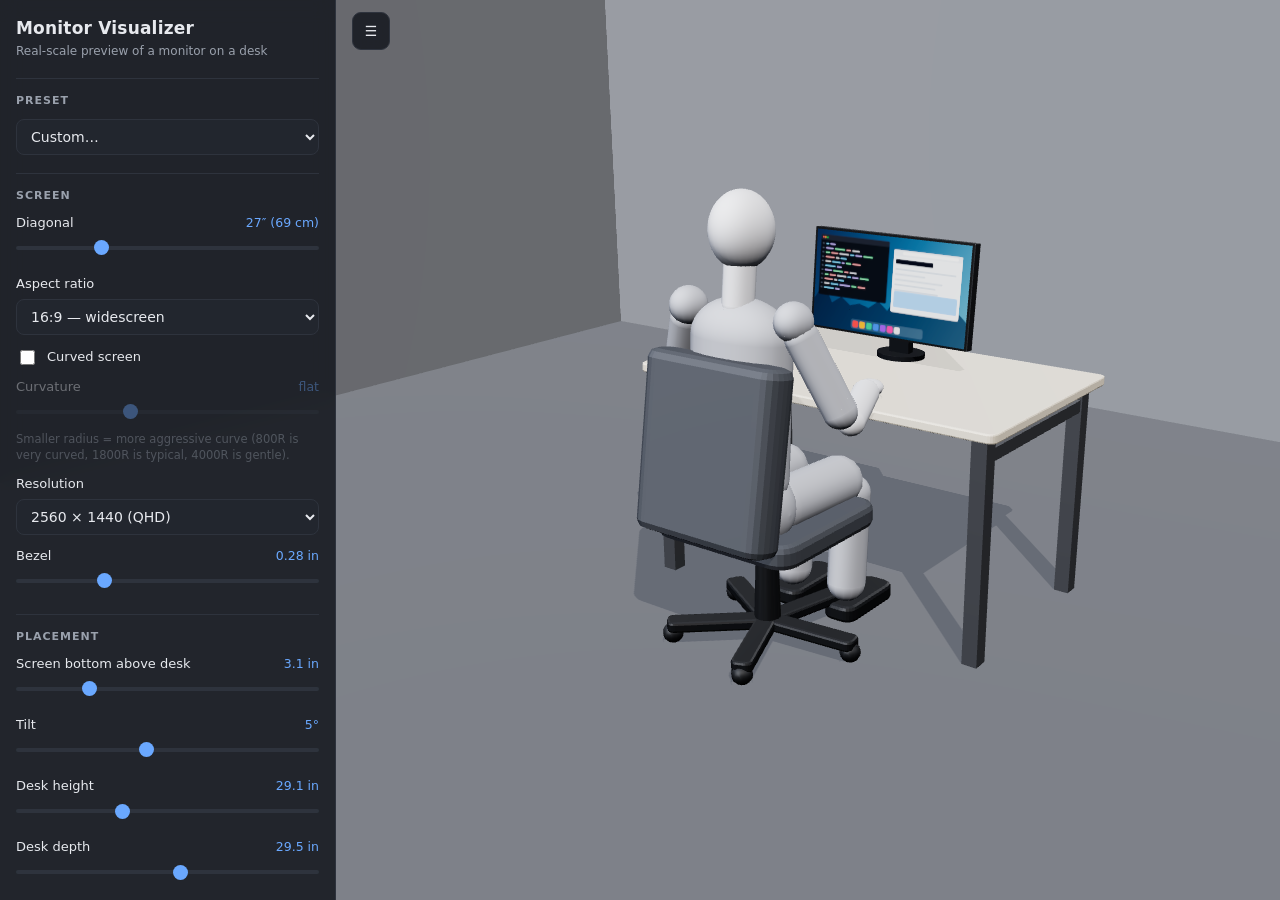
<file: index.html>
<!doctype html>
<html lang="en">
<head>
<meta charset="utf-8" />
<meta name="viewport" content="width=device-width, initial-scale=1, viewport-fit=cover" />
<title>Monitor Visualizer — see your screen at real scale</title>
<meta name="description" content="Enter a monitor's diagonal, aspect ratio and curvature and see it at true scale on a desk, with a seated person for reference." />
<link rel="icon" href="data:image/svg+xml,<svg xmlns='http://www.w3.org/2000/svg' viewBox='0 0 32 32'><text y='26' font-size='26'>🖥️</text></svg>" />
<link rel="stylesheet" href="styles.css" />
<script type="importmap">
{
  "imports": {
    "three": "./vendor/three/three.module.js",
    "three/addons/": "./vendor/three/addons/"
  }
}
</script>
</head>
<body>
  <div id="app">
    <canvas id="view"></canvas>

    <div id="loading"><div class="spinner"></div><p>Loading 3D scene…</p></div>

    <button id="panel-toggle" aria-expanded="true" aria-controls="panel" title="Show/hide controls">☰</button>

    <aside id="panel">
      <header>
        <h1>Monitor Visualizer</h1>
        <p class="sub">Real-scale preview of a monitor on a desk</p>
      </header>

      <section>
        <h2>Preset</h2>
        <div class="row">
          <select id="preset" aria-label="Monitor preset"></select>
        </div>
      </section>

      <section>
        <h2>Screen</h2>

        <label class="field">
          <span class="label">Diagonal <output id="diagonal-out"></output></span>
          <input type="range" id="diagonal" min="13" max="65" step="0.5" value="27" />
        </label>

        <label class="field">
          <span class="label">Aspect ratio</span>
          <select id="aspect">
            <option value="4:3">4:3 — classic</option>
            <option value="3:2">3:2</option>
            <option value="16:10">16:10</option>
            <option value="16:9" selected>16:9 — widescreen</option>
            <option value="21:9">21:9 — ultrawide</option>
            <option value="32:9">32:9 — super ultrawide</option>
            <option value="32:10">32:10</option>
          </select>
        </label>

        <label class="field checkbox">
          <input type="checkbox" id="curved" />
          <span>Curved screen</span>
        </label>

        <label class="field" id="curve-field">
          <span class="label">Curvature <output id="curve-out"></output></span>
          <input type="range" id="curve" min="500" max="4000" step="50" value="1800" />
          <span class="hint">Smaller radius = more aggressive curve (800R is very curved, 1800R is typical, 4000R is gentle).</span>
        </label>

        <label class="field">
          <span class="label">Resolution</span>
          <select id="resolution">
            <option value="1920x1080">1920 × 1080 (FHD)</option>
            <option value="2560x1440" selected>2560 × 1440 (QHD)</option>
            <option value="3840x2160">3840 × 2160 (4K UHD)</option>
            <option value="2560x1080">2560 × 1080 (UW FHD)</option>
            <option value="3440x1440">3440 × 1440 (UW QHD)</option>
            <option value="3840x1600">3840 × 1600 (UW QHD+)</option>
            <option value="5120x2160">5120 × 2160 (5K2K)</option>
            <option value="3840x1080">3840 × 1080 (DFHD)</option>
            <option value="5120x1440">5120 × 1440 (DQHD)</option>
            <option value="7680x2160">7680 × 2160 (DUHD)</option>
          </select>
        </label>

        <label class="field">
          <span class="label">Bezel <output id="bezel-out"></output></span>
          <input type="range" id="bezel" min="0" max="25" step="1" value="7" />
        </label>
      </section>

      <section>
        <h2>Placement</h2>

        <label class="field">
          <span class="label">Screen bottom above desk <output id="riser-out"></output></span>
          <input type="range" id="riser" min="0" max="35" step="0.5" value="8" />
        </label>

        <label class="field">
          <span class="label">Tilt <output id="tilt-out"></output></span>
          <input type="range" id="tilt" min="-10" max="25" step="1" value="5" />
        </label>

        <label class="field">
          <span class="label">Desk height <output id="deskHeight-out"></output></span>
          <input type="range" id="deskHeight" min="55" max="110" step="0.5" value="74" />
        </label>

        <label class="field">
          <span class="label">Desk depth <output id="deskDepth-out"></output></span>
          <input type="range" id="deskDepth" min="45" max="100" step="1" value="75" />
        </label>
      </section>

      <section>
        <h2>Person</h2>

        <label class="field">
          <span class="label">Height <output id="personHeight-out"></output></span>
          <input type="range" id="personHeight" min="140" max="210" step="1" value="175" />
        </label>

        <label class="field">
          <span class="label">Eye-to-screen distance <output id="distance-out"></output></span>
          <input type="range" id="distance" min="30" max="150" step="1" value="70" />
        </label>

        <label class="field checkbox">
          <input type="checkbox" id="showPerson" checked />
          <span>Show person &amp; chair</span>
        </label>
      </section>

      <section>
        <h2>View</h2>
        <div class="views" role="group" aria-label="Camera views">
          <button type="button" data-view="orbit" class="active">Orbit</button>
          <button type="button" data-view="eye">Eye level</button>
          <button type="button" data-view="front">Front</button>
          <button type="button" data-view="side">Side</button>
          <button type="button" data-view="top">Top</button>
        </div>
        <p class="hint" id="view-hint" hidden></p>

        <label class="field">
          <span class="label">On screen</span>
          <select id="content">
            <option value="desktop" selected>Desktop</option>
            <option value="grid">Test grid</option>
            <option value="photo">Photo</option>
            <option value="game">Game</option>
            <option value="off">Powered off</option>
          </select>
        </label>

        <div class="toggles">
          <label class="field checkbox">
            <input type="checkbox" id="guides" />
            <span>Field-of-view guides</span>
          </label>
          <label class="field checkbox">
            <input type="checkbox" id="units" />
            <span>Metric units</span>
          </label>
        </div>
      </section>

      <section id="stats">
        <h2>Numbers</h2>
        <dl>
          <div><dt>Panel size</dt><dd id="st-size">—</dd></div>
          <div><dt>Screen area</dt><dd id="st-area">—</dd></div>
          <div><dt>Pixel density</dt><dd id="st-ppi">—</dd></div>
          <div><dt>Curve depth</dt><dd id="st-sagitta">—</dd></div>
          <div><dt>Wrap angle</dt><dd id="st-wrap">—</dd></div>
          <div><dt>Horizontal FOV</dt><dd id="st-hfov">—</dd></div>
          <div><dt>Vertical FOV</dt><dd id="st-vfov">—</dd></div>
          <div><dt>Eye vs. screen top</dt><dd id="st-eye">—</dd></div>
        </dl>
        <p class="note" id="st-note"></p>
      </section>

      <footer>
        <button type="button" id="share">Copy shareable link</button>
        <button type="button" id="reset">Reset</button>
        <p class="tip">Drag to orbit · scroll to zoom · right-drag to pan</p>
      </footer>
    </aside>
  </div>

  <script type="module" src="src/main.js"></script>
</body>
</html>
</file>
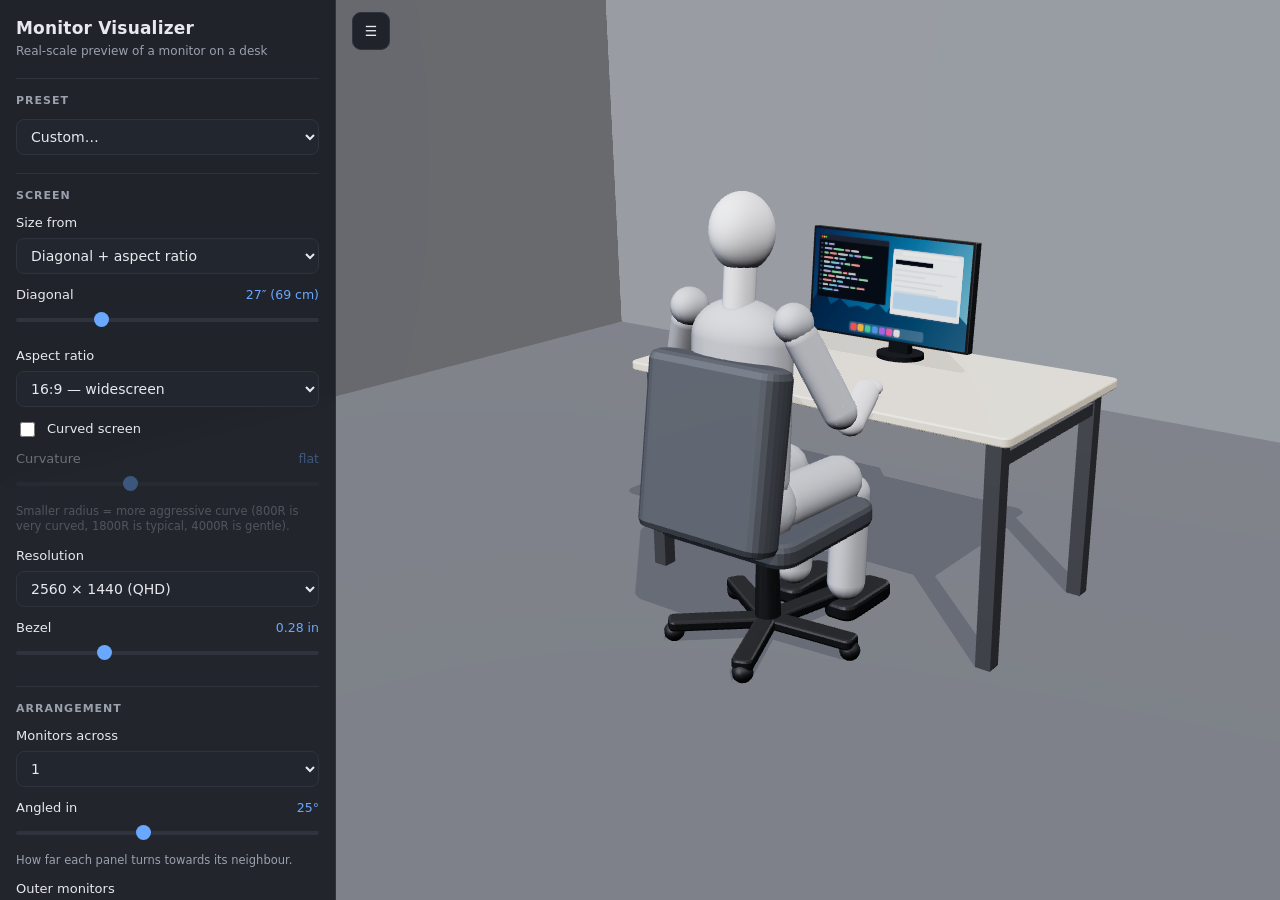
<file: public/index.html>
<!doctype html>
<html lang="en">
<head>
<meta charset="utf-8" />
<meta name="viewport" content="width=device-width, initial-scale=1, viewport-fit=cover" />
<title>Monitor Visualizer — see your screen at real scale</title>
<meta name="description" content="Enter a monitor's diagonal, aspect ratio and curvature and see it at true scale on a desk, with a seated person for reference." />
<link rel="icon" href="data:image/svg+xml,<svg xmlns='http://www.w3.org/2000/svg' viewBox='0 0 32 32'><text y='26' font-size='26'>🖥️</text></svg>" />
<link rel="stylesheet" href="styles.css" />
<script type="importmap">
{
  "imports": {
    "three": "./vendor/three-0.160.1/three.module.js",
    "three/addons/": "./vendor/three-0.160.1/addons/"
  }
}
</script>
</head>
<body>
  <div id="app">
    <canvas id="view"></canvas>

    <div id="loading"><div class="spinner"></div><p>Loading 3D scene…</p></div>

    <button id="panel-toggle" aria-expanded="true" aria-controls="panel" title="Show/hide controls">☰</button>

    <aside id="panel">
      <header>
        <h1>Monitor Visualizer</h1>
        <p class="sub">Real-scale preview of a monitor on a desk</p>
      </header>

      <section>
        <h2>Preset</h2>
        <div class="row">
          <select id="preset" aria-label="Monitor preset"></select>
        </div>
      </section>

      <section>
        <h2>Screen</h2>

        <label class="field">
          <span class="label">Size from</span>
          <select id="sizeMode">
            <option value="diagonal" selected>Diagonal + aspect ratio</option>
            <option value="manual">Exact width × height</option>
          </select>
        </label>

        <div id="size-diagonal">
          <label class="field">
            <span class="label">Diagonal <output id="diagonal-out"></output></span>
            <input type="range" id="diagonal" min="13" max="65" step="0.5" value="27" />
          </label>

          <label class="field">
            <span class="label">Aspect ratio</span>
            <select id="aspect">
              <option value="4:3">4:3 — classic</option>
              <option value="3:2">3:2</option>
              <option value="16:10">16:10</option>
              <option value="16:9" selected>16:9 — widescreen</option>
              <option value="21:9">21:9 — ultrawide</option>
              <option value="32:9">32:9 — super ultrawide</option>
              <option value="32:10">32:10</option>
            </select>
          </label>
        </div>

        <div id="size-manual" hidden>
          <div class="pair">
            <label class="field">
              <span class="label">Width <output id="panelW-unit"></output></span>
              <input type="number" id="panelW" step="0.1" inputmode="decimal" />
            </label>
            <label class="field">
              <span class="label">Height <output id="panelH-unit"></output></span>
              <input type="number" id="panelH" step="0.1" inputmode="decimal" />
            </label>
          </div>
          <span class="hint">The active image area, excluding the bezel — the figure spec
            sheets list as “display area” or “viewable image size”.</span>
        </div>

        <label class="field checkbox">
          <input type="checkbox" id="curved" />
          <span>Curved screen</span>
        </label>

        <label class="field" id="curve-field">
          <span class="label">Curvature <output id="curve-out"></output></span>
          <input type="range" id="curve" min="500" max="4000" step="50" value="1800" />
          <span class="hint">Smaller radius = more aggressive curve (800R is very curved, 1800R is typical, 4000R is gentle).</span>
        </label>

        <label class="field">
          <span class="label">Resolution</span>
          <select id="resolution">
            <option value="1920x1080">1920 × 1080 (FHD)</option>
            <option value="2560x1440" selected>2560 × 1440 (QHD)</option>
            <option value="3840x2160">3840 × 2160 (4K UHD)</option>
            <option value="2560x1080">2560 × 1080 (UW FHD)</option>
            <option value="3440x1440">3440 × 1440 (UW QHD)</option>
            <option value="3840x1600">3840 × 1600 (UW QHD+)</option>
            <option value="5120x2160">5120 × 2160 (5K2K)</option>
            <option value="3840x1080">3840 × 1080 (DFHD)</option>
            <option value="5120x1440">5120 × 1440 (DQHD)</option>
            <option value="7680x2160">7680 × 2160 (DUHD)</option>
          </select>
        </label>

        <label class="field">
          <span class="label">Bezel <output id="bezel-out"></output></span>
          <input type="range" id="bezel" min="0" max="25" step="1" value="7" />
        </label>
      </section>

      <section>
        <h2>Arrangement</h2>

        <label class="field">
          <span class="label">Monitors across</span>
          <select id="count">
            <option value="1" selected>1</option>
            <option value="2">2 — side by side</option>
            <option value="3">3 — centre plus wings</option>
          </select>
        </label>

        <label class="field" id="angle-field">
          <span class="label">Angled in <output id="arrayAngle-out"></output></span>
          <input type="range" id="arrayAngle" min="0" max="60" step="1" value="25" />
          <span class="hint">How far each panel turns towards its neighbour.</span>
        </label>

        <label class="field" id="sideOrient-field">
          <span class="label">Outer monitors</span>
          <select id="sideOrient">
            <option value="landscape" selected>Landscape</option>
            <option value="portrait">Portrait — pivoted 90°</option>
          </select>
        </label>

        <label class="field">
          <span class="label">Monitor above</span>
          <select id="topMonitor">
            <option value="none" selected>None</option>
            <option value="landscape">Landscape</option>
            <option value="portrait">Portrait — pivoted 90°</option>
          </select>
        </label>

        <label class="field" id="gap-field">
          <span class="label">Gap between panels <output id="gap-out"></output></span>
          <input type="range" id="gap" min="0" max="60" step="1" value="8" />
        </label>
      </section>

      <section>
        <h2>Placement</h2>

        <label class="field">
          <span class="label">Screen bottom above desk <output id="riser-out"></output></span>
          <input type="range" id="riser" min="0" max="35" step="0.5" value="8" />
        </label>

        <label class="field">
          <span class="label">Tilt <output id="tilt-out"></output></span>
          <input type="range" id="tilt" min="-10" max="25" step="1" value="5" />
        </label>

        <label class="field">
          <span class="label">Desk width <output id="deskWidth-out"></output></span>
          <input type="range" id="deskWidth" min="80" max="300" step="1" value="140" />
        </label>

        <label class="field">
          <span class="label">Desk height <output id="deskHeight-out"></output></span>
          <input type="range" id="deskHeight" min="55" max="110" step="0.5" value="74" />
        </label>

        <label class="field">
          <span class="label">Desk depth <output id="deskDepth-out"></output></span>
          <input type="range" id="deskDepth" min="45" max="100" step="1" value="75" />
        </label>
      </section>

      <section>
        <h2>Person</h2>

        <label class="field">
          <span class="label">Height <output id="personHeight-out"></output></span>
          <input type="range" id="personHeight" min="140" max="210" step="1" value="175" />
        </label>

        <label class="field">
          <span class="label">Eye-to-screen distance <output id="distance-out"></output></span>
          <input type="range" id="distance" min="30" max="150" step="1" value="70" />
        </label>

        <label class="field checkbox">
          <input type="checkbox" id="showPerson" checked />
          <span>Show person &amp; chair</span>
        </label>
      </section>

      <section>
        <h2>View</h2>
        <div class="views" role="group" aria-label="Camera views">
          <button type="button" data-view="orbit" class="active">Orbit</button>
          <button type="button" data-view="eye">Eye level</button>
          <button type="button" data-view="front">Front</button>
          <button type="button" data-view="side">Side</button>
          <button type="button" data-view="top">Top</button>
        </div>
        <p class="hint" id="view-hint" hidden></p>

        <label class="field">
          <span class="label">On screen</span>
          <select id="content">
            <option value="desktop" selected>Desktop</option>
            <option value="grid">Test grid</option>
            <option value="photo">Photo</option>
            <option value="game">Game</option>
            <option value="off">Powered off</option>
          </select>
        </label>

        <div class="toggles">
          <label class="field checkbox">
            <input type="checkbox" id="guides" />
            <span>Field-of-view guides</span>
          </label>
          <label class="field checkbox">
            <input type="checkbox" id="units" />
            <span>Metric units</span>
          </label>
        </div>
      </section>

      <section id="stats">
        <h2>Numbers</h2>
        <dl>
          <div><dt>Image area</dt><dd id="st-size">—</dd></div>
          <div><dt>Array span</dt><dd id="st-span">—</dd></div>
          <div><dt>Diagonal</dt><dd id="st-diagonal">—</dd></div>
          <div><dt>Screen area</dt><dd id="st-area">—</dd></div>
          <div><dt>Pixel density</dt><dd id="st-ppi">—</dd></div>
          <div><dt>Curve depth</dt><dd id="st-sagitta">—</dd></div>
          <div><dt>Wrap angle</dt><dd id="st-wrap">—</dd></div>
          <div><dt>Horizontal FOV</dt><dd id="st-hfov">—</dd></div>
          <div><dt>Vertical FOV</dt><dd id="st-vfov">—</dd></div>
          <div><dt>Eye vs. screen top</dt><dd id="st-eye">—</dd></div>
          <div><dt>Desk clearance</dt><dd id="st-desk">—</dd></div>
        </dl>
        <p class="note" id="st-note"></p>
      </section>

      <footer>
        <button type="button" id="share">Copy shareable link</button>
        <button type="button" id="reset">Reset</button>
        <p class="tip">Drag to orbit · scroll to zoom · right-drag to pan</p>
      </footer>
    </aside>
  </div>

  <script type="module" src="src/main.js"></script>
</body>
</html>
</file>
<file: styles.css>
:root {
  --bg: #14161a;
  --panel: #1b1e24;
  --panel-2: #22262e;
  --line: #2e333d;
  --text: #e7e9ee;
  --muted: #9aa1ad;
  --accent: #6aa8ff;
  --accent-2: #47d5a6;
  --radius: 10px;
}

* { box-sizing: border-box; }

html, body {
  margin: 0;
  height: 100%;
  background: var(--bg);
  color: var(--text);
  font: 14px/1.45 ui-sans-serif, system-ui, -apple-system, "Segoe UI", Roboto, Helvetica, Arial, sans-serif;
  overflow: hidden;
}

#app { position: fixed; inset: 0; }

#view { position: absolute; inset: 0; width: 100%; height: 100%; display: block; touch-action: none; }

/* ---------- loading ---------- */
#loading {
  position: absolute; inset: 0; display: grid; place-content: center; gap: 14px;
  justify-items: center; background: var(--bg); color: var(--muted); z-index: 20;
  transition: opacity .4s ease;
}
#loading.hidden { opacity: 0; pointer-events: none; }
.spinner {
  width: 28px; height: 28px; border-radius: 50%;
  border: 2px solid var(--line); border-top-color: var(--accent);
  animation: spin 0.9s linear infinite;
}
@keyframes spin { to { transform: rotate(360deg); } }

/* ---------- panel ---------- */
#panel {
  position: absolute; top: 0; left: 0; bottom: 0; width: 336px; z-index: 10;
  background: color-mix(in srgb, var(--panel) 92%, transparent);
  backdrop-filter: blur(10px);
  border-right: 1px solid var(--line);
  overflow-y: auto; overscroll-behavior: contain;
  padding: 16px 16px 24px;
  transition: transform .25s ease;
}
#panel.collapsed { transform: translateX(-100%); }

#panel header h1 { margin: 0; font-size: 17px; letter-spacing: .2px; }
#panel header .sub { margin: 2px 0 0; color: var(--muted); font-size: 12px; }

#panel section {
  margin-top: 18px; padding-top: 14px; border-top: 1px solid var(--line);
}
#panel h2 {
  margin: 0 0 10px; font-size: 11px; text-transform: uppercase;
  letter-spacing: .09em; color: var(--muted); font-weight: 600;
}

.field { display: block; margin-bottom: 12px; }
.field .label {
  display: flex; justify-content: space-between; align-items: baseline;
  gap: 8px; margin-bottom: 5px; font-size: 13px;
}
.field output { color: var(--accent); font-variant-numeric: tabular-nums; font-size: 12.5px; }
.field .hint, p.hint { display: block; margin: 5px 0 0; color: var(--muted); font-size: 11.5px; line-height: 1.35; }
p.hint { margin-bottom: 12px; }

.field.checkbox {
  display: flex; align-items: center; gap: 9px; font-size: 13px; margin-bottom: 10px; cursor: pointer;
}
.field.checkbox input { accent-color: var(--accent); width: 15px; height: 15px; }

.toggles { display: grid; gap: 2px; }

select, button {
  font: inherit; color: var(--text); background: var(--panel-2);
  border: 1px solid var(--line); border-radius: 8px; padding: 8px 10px; width: 100%;
}
select { cursor: pointer; }
select:focus-visible, button:focus-visible, input:focus-visible { outline: 2px solid var(--accent); outline-offset: 1px; }

input[type="range"] {
  -webkit-appearance: none; appearance: none; width: 100%; height: 20px;
  background: transparent; cursor: pointer; margin: 0;
}
input[type="range"]::-webkit-slider-runnable-track {
  height: 4px; border-radius: 3px; background: var(--line);
}
input[type="range"]::-webkit-slider-thumb {
  -webkit-appearance: none; appearance: none; width: 15px; height: 15px; margin-top: -5.5px;
  border-radius: 50%; background: var(--accent); border: 0;
}
input[type="range"]::-moz-range-track { height: 4px; border-radius: 3px; background: var(--line); }
input[type="range"]::-moz-range-thumb { width: 15px; height: 15px; border: 0; border-radius: 50%; background: var(--accent); }

#curve-field.disabled { opacity: .38; pointer-events: none; }

.views { display: grid; grid-template-columns: repeat(3, 1fr); gap: 6px; margin-bottom: 12px; }
.views button { padding: 7px 4px; font-size: 12.5px; }
.views button.active { background: var(--accent); border-color: var(--accent); color: #0d1117; font-weight: 600; }

#stats dl { margin: 0; display: grid; gap: 6px; }
#stats dl > div { display: flex; justify-content: space-between; gap: 10px; font-size: 12.5px; }
#stats dt { color: var(--muted); }
#stats dd { margin: 0; text-align: right; font-variant-numeric: tabular-nums; }
#stats .note { margin: 10px 0 0; font-size: 11.5px; color: var(--accent-2); line-height: 1.4; min-height: 1em; }

#panel footer { margin-top: 18px; padding-top: 14px; border-top: 1px solid var(--line); display: grid; gap: 8px; }
#panel footer button:hover { border-color: var(--accent); }
#panel footer .tip { margin: 4px 0 0; color: var(--muted); font-size: 11.5px; text-align: center; }

#panel-toggle {
  position: absolute; top: 12px; left: 352px; z-index: 11;
  width: 38px; height: 38px; padding: 0; border-radius: 9px;
  background: color-mix(in srgb, var(--panel) 92%, transparent);
  backdrop-filter: blur(10px); cursor: pointer; transition: left .25s ease;
}
#panel.collapsed ~ #panel-toggle,
#panel-toggle.shifted { left: 12px; }

@media (max-width: 720px) {
  #panel { width: min(88vw, 336px); }
  #panel-toggle { left: auto; right: 12px; }
  #panel-toggle.shifted { left: auto; right: 12px; }
}
</file>
<file: public/styles.css>
:root {
  --bg: #14161a;
  --panel: #1b1e24;
  --panel-2: #22262e;
  --line: #2e333d;
  --text: #e7e9ee;
  --muted: #9aa1ad;
  --accent: #6aa8ff;
  --accent-2: #47d5a6;
  --radius: 10px;
}

* { box-sizing: border-box; }

html, body {
  margin: 0;
  height: 100%;
  background: var(--bg);
  color: var(--text);
  font: 14px/1.45 ui-sans-serif, system-ui, -apple-system, "Segoe UI", Roboto, Helvetica, Arial, sans-serif;
  overflow: hidden;
}

#app { position: fixed; inset: 0; }

#view { position: absolute; inset: 0; width: 100%; height: 100%; display: block; touch-action: none; }

/* ---------- loading ---------- */
#loading {
  position: absolute; inset: 0; display: grid; place-content: center; gap: 14px;
  justify-items: center; background: var(--bg); color: var(--muted); z-index: 20;
  transition: opacity .4s ease;
}
#loading.hidden { opacity: 0; pointer-events: none; }
.spinner {
  width: 28px; height: 28px; border-radius: 50%;
  border: 2px solid var(--line); border-top-color: var(--accent);
  animation: spin 0.9s linear infinite;
}
@keyframes spin { to { transform: rotate(360deg); } }

/* ---------- panel ---------- */
#panel {
  position: absolute; top: 0; left: 0; bottom: 0; width: 336px; z-index: 10;
  background: color-mix(in srgb, var(--panel) 92%, transparent);
  backdrop-filter: blur(10px);
  border-right: 1px solid var(--line);
  overflow-y: auto; overscroll-behavior: contain;
  padding: 16px 16px 24px;
  transition: transform .25s ease;
}
#panel.collapsed { transform: translateX(-100%); }

#panel header h1 { margin: 0; font-size: 17px; letter-spacing: .2px; }
#panel header .sub { margin: 2px 0 0; color: var(--muted); font-size: 12px; }

#panel section {
  margin-top: 18px; padding-top: 14px; border-top: 1px solid var(--line);
}
#panel h2 {
  margin: 0 0 10px; font-size: 11px; text-transform: uppercase;
  letter-spacing: .09em; color: var(--muted); font-weight: 600;
}

.field { display: block; margin-bottom: 12px; }
.field .label {
  display: flex; justify-content: space-between; align-items: baseline;
  gap: 8px; margin-bottom: 5px; font-size: 13px;
}
.field output { color: var(--accent); font-variant-numeric: tabular-nums; font-size: 12.5px; }
.hint { display: block; margin: 5px 0 0; color: var(--muted); font-size: 11.5px; line-height: 1.35; }
p.hint, #size-manual .hint { margin-bottom: 12px; }

.field.checkbox {
  display: flex; align-items: center; gap: 9px; font-size: 13px; margin-bottom: 10px; cursor: pointer;
}
.field.checkbox input { accent-color: var(--accent); width: 15px; height: 15px; }

.toggles { display: grid; gap: 2px; }

input[type="number"] { width: 100%; }

.pair { display: grid; grid-template-columns: 1fr 1fr; gap: 10px; }
.pair .field { margin-bottom: 6px; }

select, button, input[type="number"] {
  font: inherit; color: var(--text); background: var(--panel-2);
  border: 1px solid var(--line); border-radius: 8px; padding: 8px 10px; width: 100%;
}
select { cursor: pointer; }
select:focus-visible, button:focus-visible, input:focus-visible { outline: 2px solid var(--accent); outline-offset: 1px; }

input[type="range"] {
  -webkit-appearance: none; appearance: none; width: 100%; height: 20px;
  background: transparent; cursor: pointer; margin: 0;
}
input[type="range"]::-webkit-slider-runnable-track {
  height: 4px; border-radius: 3px; background: var(--line);
}
input[type="range"]::-webkit-slider-thumb {
  -webkit-appearance: none; appearance: none; width: 15px; height: 15px; margin-top: -5.5px;
  border-radius: 50%; background: var(--accent); border: 0;
}
input[type="range"]::-moz-range-track { height: 4px; border-radius: 3px; background: var(--line); }
input[type="range"]::-moz-range-thumb { width: 15px; height: 15px; border: 0; border-radius: 50%; background: var(--accent); }

#curve-field.disabled { opacity: .38; pointer-events: none; }

#size-manual .hint { margin-top: 2px; }

.views { display: grid; grid-template-columns: repeat(3, 1fr); gap: 6px; margin-bottom: 12px; }
.views button { padding: 7px 4px; font-size: 12.5px; }
.views button.active { background: var(--accent); border-color: var(--accent); color: #0d1117; font-weight: 600; }

#stats dl { margin: 0; display: grid; gap: 6px; }
#stats dl > div { display: flex; justify-content: space-between; gap: 10px; font-size: 12.5px; }
#stats dt { color: var(--muted); }
#stats dd { margin: 0; text-align: right; font-variant-numeric: tabular-nums; }
#stats .note { margin: 10px 0 0; font-size: 11.5px; color: var(--accent-2); line-height: 1.4; min-height: 1em; }

#panel footer { margin-top: 18px; padding-top: 14px; border-top: 1px solid var(--line); display: grid; gap: 8px; }
#panel footer button:hover { border-color: var(--accent); }
#panel footer .tip { margin: 4px 0 0; color: var(--muted); font-size: 11.5px; text-align: center; }

#panel-toggle {
  position: absolute; top: 12px; left: 352px; z-index: 11;
  width: 38px; height: 38px; padding: 0; border-radius: 9px;
  background: color-mix(in srgb, var(--panel) 92%, transparent);
  backdrop-filter: blur(10px); cursor: pointer; transition: left .25s ease;
}
#panel.collapsed ~ #panel-toggle,
#panel-toggle.shifted { left: 12px; }

@media (max-width: 720px) {
  #panel { width: min(88vw, 336px); }
  #panel-toggle { left: auto; right: 12px; }
  #panel-toggle.shifted { left: auto; right: 12px; }
}
</file>
